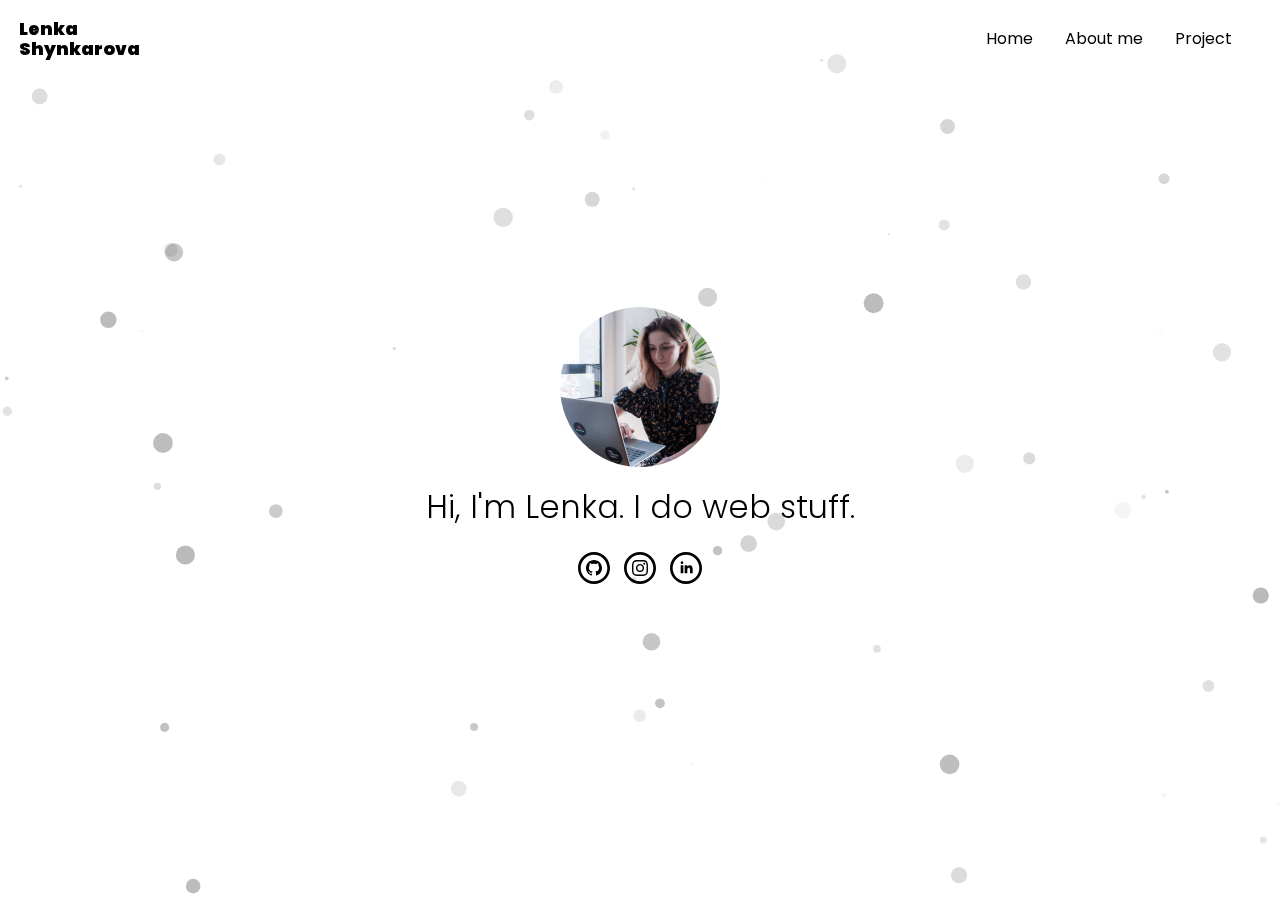
<file: index.html>
<!DOCTYPE html>
<html lang="en">
  <head>
    <meta charset="UTF-8" />
    <meta http-equiv="X-UA-Compatible" content="IE=edge" />
    <meta name="viewport" content="width=device-width, initial-scale=1.0" />
    <link rel="stylesheet" href="normalize.css" />
    <link rel="stylesheet" href="style.css" />
    <link rel="preconnect" href="https://fonts.gstatic.com" />
    <link
      href="https://fonts.googleapis.com/css2?family=Poppins:wght@200;400;500;900&display=swap"
      rel="stylesheet"
    />
    <title>Lenka Shynkarova - Front-end Developer</title>
  </head>
  <body>
    <nav class="navbar">
      <p class="logo-name">Lenka Shynkarova</p>
      <button class="nav-btn" id="nav-btn">
        <span class="accessible-text">Navigation menu</span>
      </button>
      <div class="navbar__flex-container closed">
        <ul class="navbar__flex">
          <li class="navbar__list">
            <a class="navbar__link" href="index.html">Home</a>
          </li>
          <li class="navbar__list">
            <a class="navbar__link" href="about.html">About me</a>
          </li>
          <li class="navbar__list">
            <a class="navbar__link" href="projects.html">Project</a>
          </li>
        </ul>
      </div>
    </nav>
    <div class="header-container">
      <img class="main-photo" src="mainohoto.jpg" alt="Lenka's photo" />
      <h1>Hi, I'm Lenka. I do web stuff.</h1>
      <div class="social-media-container">
        <a href="https://github.com/htmlena" target="_blank"
          ><img class="icon" src="img/githubicon.svg" alt="GitHub icon"
        /></a>
        <a href="https://www.instagram.com/htmlena_/" target="_blank"
          ><img class="icon" src="img/instagramicon.svg" alt="Instagram icon"
        /></a>
        <a href="https://www.linkedin.com/in/htmlena/" target="_blank"
          ><img class="icon" src="img/linkedinicon.svg" alt="Linkedin icon"
        /></a>
      </div>
    </div>
    <div id="particles"></div>
    <script src="./particles.min.js"></script>
    <script>
      particlesJS.load('particles', 'particles.json');
    </script>
    <script src="index.js"></script>
  </body>
</html>
</file>
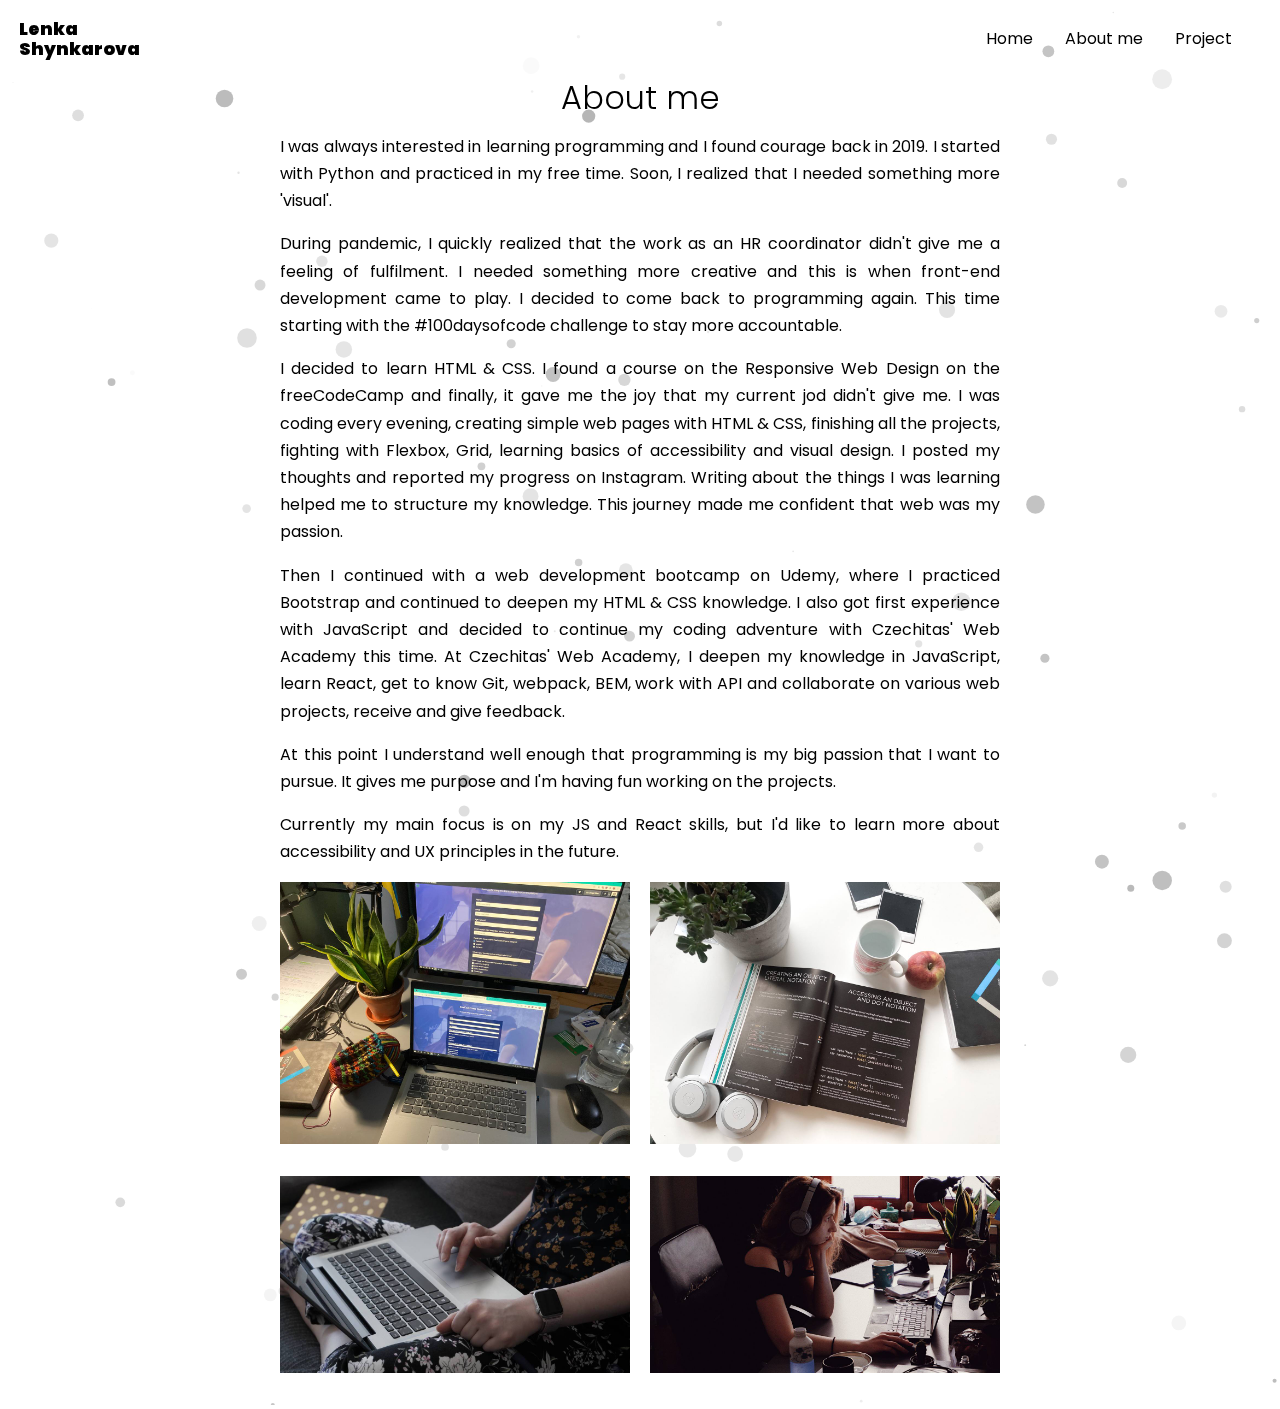
<file: about.html>
<!DOCTYPE html>
<html lang="en">
  <head>
    <meta charset="UTF-8" />
    <meta http-equiv="X-UA-Compatible" content="IE=edge" />
    <meta name="viewport" content="width=device-width, initial-scale=1.0" />
    <link rel="stylesheet" href="normalize.css" />
    <link rel="stylesheet" href="style.css" />
    <link rel="preconnect" href="https://fonts.gstatic.com" />
    <link
      href="https://fonts.googleapis.com/css2?family=Poppins:wght@200;400;500;900&display=swap"
      rel="stylesheet"
    />
    <title>About Lenka</title>
  </head>
  <body class="about-me-body">
    <nav class="navbar">
      <p class="logo-name">Lenka Shynkarova</p>
      <button class="nav-btn" id="nav-btn">
        <span class="accessible-text">Navigation menu</span>
      </button>
      <div class="navbar__flex-container closed">
        <ul class="navbar__flex">
          <li class="navbar__list">
            <a class="navbar__link" href="index.html">Home</a>
          </li>
          <li class="navbar__list">
            <a class="navbar__link" href="about.html">About me</a>
          </li>
          <li class="navbar__list">
            <a class="navbar__link" href="projects.html">Project</a>
          </li>
        </ul>
      </div>
    </nav>
    <div class="about-me-container">
      <h1 class="heading">About me</h1>
      <p class="about-me-text">
        I was always interested in learning programming and I found courage back
        in 2019. I started with Python and practiced in my free time. Soon, I
        realized that I needed something more 'visual'.
      </p>
      <p class="about-me-text">
        During pandemic, I quickly realized that the work as an HR coordinator
        didn't give me a feeling of fulfilment. I needed something more creative
        and this is when front-end development came to play. I decided to come
        back to programming again. This time starting with the #100daysofcode
        challenge to stay more accountable.
      </p>
      <p class="about-me-text">
        I decided to learn HTML & CSS. I found a course on the Responsive Web
        Design on the freeCodeCamp and finally, it gave me the joy that my
        current jod didn't give me. I was coding every evening, creating simple
        web pages with HTML & CSS, finishing all the projects, fighting with
        Flexbox, Grid, learning basics of accessibility and visual design. I
        posted my thoughts and reported my progress on Instagram. Writing about
        the things I was learning helped me to structure my knowledge. This
        journey made me confident that web was my passion.
      </p>
      <p class="about-me-text">
        Then I continued with a web development bootcamp on Udemy, where I
        practiced Bootstrap and continued to deepen my HTML & CSS knowledge. I
        also got first experience with JavaScript and decided to continue my
        coding adventure with Czechitas' Web Academy this time. At Czechitas'
        Web Academy, I deepen my knowledge in JavaScript, learn React, get to
        know Git, webpack, BEM, work with API and collaborate on various web
        projects, receive and give feedback.
      </p>
      <p class="about-me-text">
        At this point I understand well enough that programming is my big
        passion that I want to pursue. It gives me purpose and I'm having fun
        working on the projects.
      </p>
      <p class="about-me-text">
        Currently my main focus is on my JS and React skills, but I'd like to
        learn more about accessibility and UX principles in the future.
      </p>
      <div class="about-me-photos-container">
        <img
          class="about-me-photo"
          src="img/photo5778626709061482192.jpg"
          alt="Practicing how to create a form"
        /><img
          class="about-me-photo"
          src="img/photo5778626709061482193.jpg"
          alt="Opened JavaScript book"
        /><img
          class="about-me-photo"
          src="img/photo5778626709061482194.jpg"
          alt="Lenka with a laptop"
        /><img
          class="about-me-photo"
          src="img/photo5778626709061482195.jpg"
          alt="Lenka programming"
        />
      </div>
    </div>
    <div id="particles"></div>
    <script src="./particles.min.js"></script>
    <script>
      particlesJS.load('particles', 'particles.json');
    </script>
    <script src="index.js"></script>
  </body>
</html>
</file>
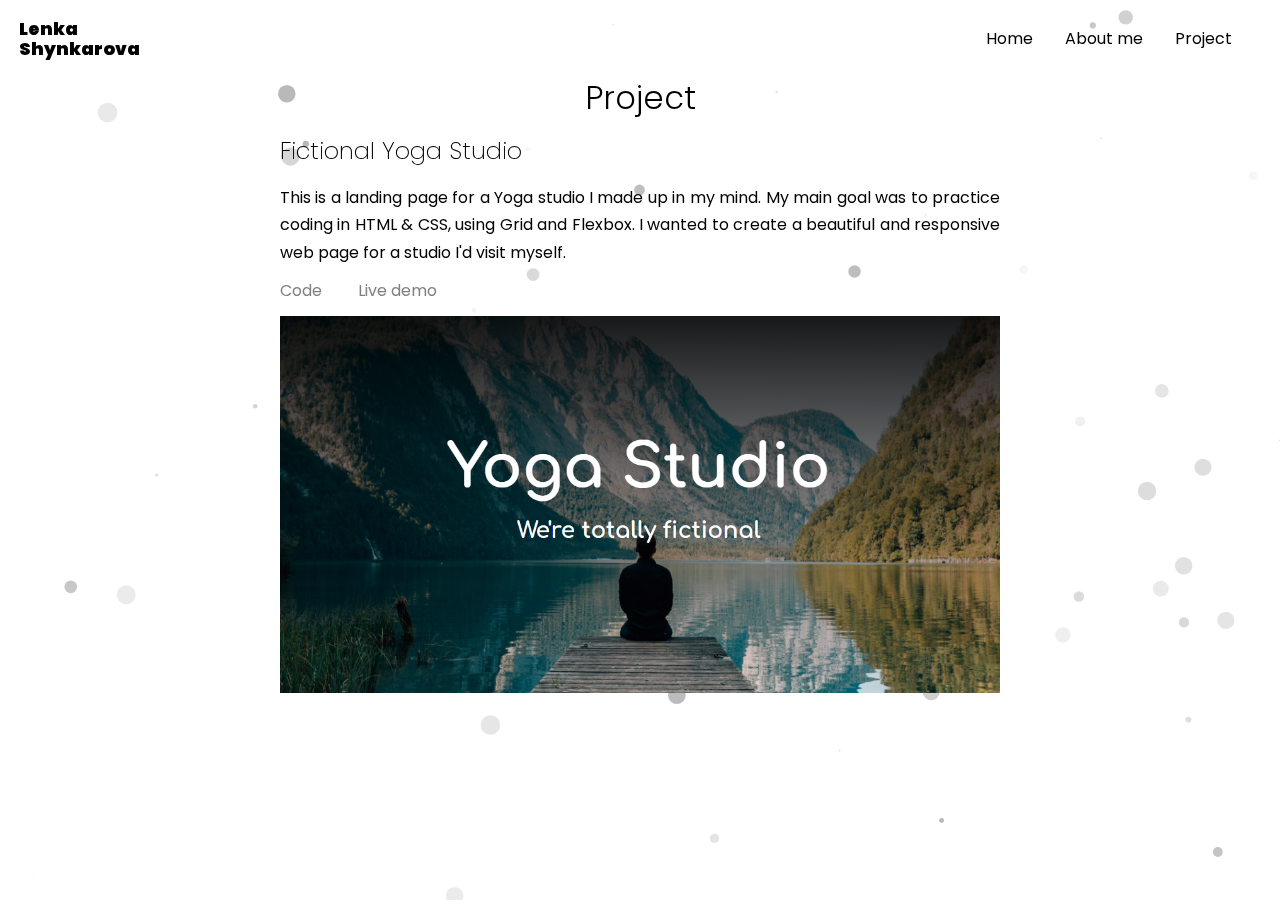
<file: projects.html>
<!DOCTYPE html>
<html lang="en">
  <head>
    <meta charset="UTF-8" />
    <meta http-equiv="X-UA-Compatible" content="IE=edge" />
    <meta name="viewport" content="width=device-width, initial-scale=1.0" />
    <link rel="stylesheet" href="normalize.css" />
    <link rel="stylesheet" href="style.css" />
    <link rel="preconnect" href="https://fonts.gstatic.com" />
    <link
      href="https://fonts.googleapis.com/css2?family=Poppins:wght@200;400;500;900&display=swap"
      rel="stylesheet"
    />
    <title>Lenka's Projects</title>
  </head>
  <body>
    <nav class="navbar">
      <p class="logo-name">Lenka Shynkarova</p>
      <button class="nav-btn" id="nav-btn">
        <span class="accessible-text">Navigation menu</span>
      </button>
      <div class="navbar__flex-container closed">
        <ul class="navbar__flex">
          <li class="navbar__list">
            <a class="navbar__link" href="index.html">Home</a>
          </li>
          <li class="navbar__list">
            <a class="navbar__link" href="about.html">About me</a>
          </li>
          <li class="navbar__list">
            <a class="navbar__link" href="projects.html">Project</a>
          </li>
        </ul>
      </div>
    </nav>
    <div class="projects-container">
      <h1 class="heading">Project</h1>
      <div class="single-project">
        <h2 class="project-name">Fictional Yoga Studio</h2>
        <p class="project-description">
          This is a landing page for a Yoga studio I made up in my mind. My main
          goal was to practice coding in HTML & CSS, using Grid and Flexbox. I
          wanted to create a beautiful and responsive web page for a studio I'd
          visit myself.
        </p>
        <p>
          <a
            target="_blank"
            href="https://github.com/htmlena/yogastudiotemplate"
            class="project-link"
            >Code</a
          >
          <a
            target="_blank"
            href="https://htmlena.github.io/yogastudiotemplate/index.html"
            class="project-link"
            >Live demo</a
          >
          <a
            target="_blank"
            href="https://htmlena.github.io/yogastudiotemplate/index.html"
            ><img
              class="project-demo"
              src="img/yogastudio.PNG"
              alt="Preview of Lenka's project"
          /></a>
        </p>
      </div>
    </div>
    <div id="particles"></div>
    <script src="./particles.min.js"></script>
    <script>
      particlesJS.load('particles', 'particles.json');
    </script>
    <script src="index.js"></script>
  </body>
</html>
</file>
<file: style.css>
html {
  box-sizing: border-box;
  font-family: 'Poppins', sans-serif;
  min-width: 20rem;
}

body {
  position: relative;
}

.navbar {
  display: flex;
  justify-content: space-between;
  align-items: center;
  position: absolute;
  left: 0;
  top: 0;
  width: 100%;
}

.logo-name {
  display: flex;
  max-width: 10rem;
  margin: 1.2rem 1.2rem;
  align-items: center;
  font-weight: 900;
  font-size: 1.1rem;
}

.nav-btn {
  width: 3rem;
  height: 3rem;
  padding: 0;
  border: none;

  background-color: transparent;
  filter: invert(100%);
  background-image: url('./img/menu.png');
  background-size: contain;

  cursor: pointer;
}

.accessible-text {
  display: none;
}

.navbar__flex-container {
  position: absolute;
  right: 0;
  top: 3.2rem;
  background-color: white;
  box-shadow: 0 6.7px 5.3px rgba(0, 0, 0, 0.028),
    0 22.3px 17.9px rgba(0, 0, 0, 0.042), 0 100px 80px rgba(0, 0, 0, 0.07);
  padding: 0 1rem;
  border-radius: 4px;
}

.closed {
  display: none;
}

.navbar__flex {
  list-style-type: none;
  padding: 0;
}

.navbar__list {
  padding-bottom: 1rem;
}

.navbar__list:last-child {
  padding-bottom: 0;
}

.navbar__link {
  text-decoration: none;
  color: black;
}

.navbar__link:hover {
  text-decoration: underline;
}

.header-container {
  display: flex;
  flex-direction: column;
  align-items: center;
  justify-content: center;
  min-height: 100vh;
}

h1 {
  font-weight: 300;
  text-align: center;
}

.heading {
  margin: 2rem 0 0;
}

.main-photo {
  width: 10rem;
  border-radius: 50%;
}

.icon {
  width: 2rem;
  margin: 0.3rem;
}

/* about me section */

.about-me-container {
  padding: 3rem 2rem 0;
}

.about-me-header,
.projects-header {
  text-align: center;
}

.about-me-text {
  text-align: justify;
  line-height: 1.7rem;
}

.about-me-photos-container {
  display: flex;
  flex-direction: column;
  margin: 0 auto;
  max-width: 320px;
}

.about-me-photo {
  width: 100%;
  margin-bottom: 2rem;
  align-self: flex-start;
}

/* Projects section */

.projects-container {
  padding: 3rem 2rem 0;
}

.project-name {
  font-weight: 200;
  font-size: 1.5rem;
}

.project-description {
  line-height: 1.7rem;
  text-align: justify;
}

.project-demo {
  width: 100%;
  padding: 1rem 0;
}

.project-link {
  text-decoration: none;
  color: gray;
  margin-right: 2rem;
}

.project-link:hover {
  text-decoration: underline;
  color: black;
}

#particles {
  position: absolute;
  top: 0;
  left: 0;
  bottom: 0;
  right: 0;
  min-height: 100vh;
  height: 100%;
  width: 100%;
  z-index: -1;
}

/* Responsive */

@media (min-width: 375px) {
  .about-me-photos-container,
  .about-me-photo {
    max-width: 375px;
  }
}

@media (min-width: 768px) {
  .navbar__flex {
    display: flex;
  }

  .about-me-container,
  .single-project {
    max-width: 720px;
    margin: 0 auto;
  }

  .about-me-photos-container {
    max-width: 720px;
    flex-direction: row;
    justify-content: space-between;
    flex-wrap: wrap;
  }
  .about-me-photo {
    max-width: 350px;
  }

  .projects-container {
    display: flex;
    flex-direction: column;
  }

  .nav-btn {
    display: none;
  }

  .navbar__flex-container {
    position: static;
    display: flex;
    align-items: center;
    justify-content: space-evenly;
    background-color: unset;
    box-shadow: none;
  }

  .navbar__list {
    padding-bottom: 0;
    margin-right: 2rem;
  }
}
</file>
